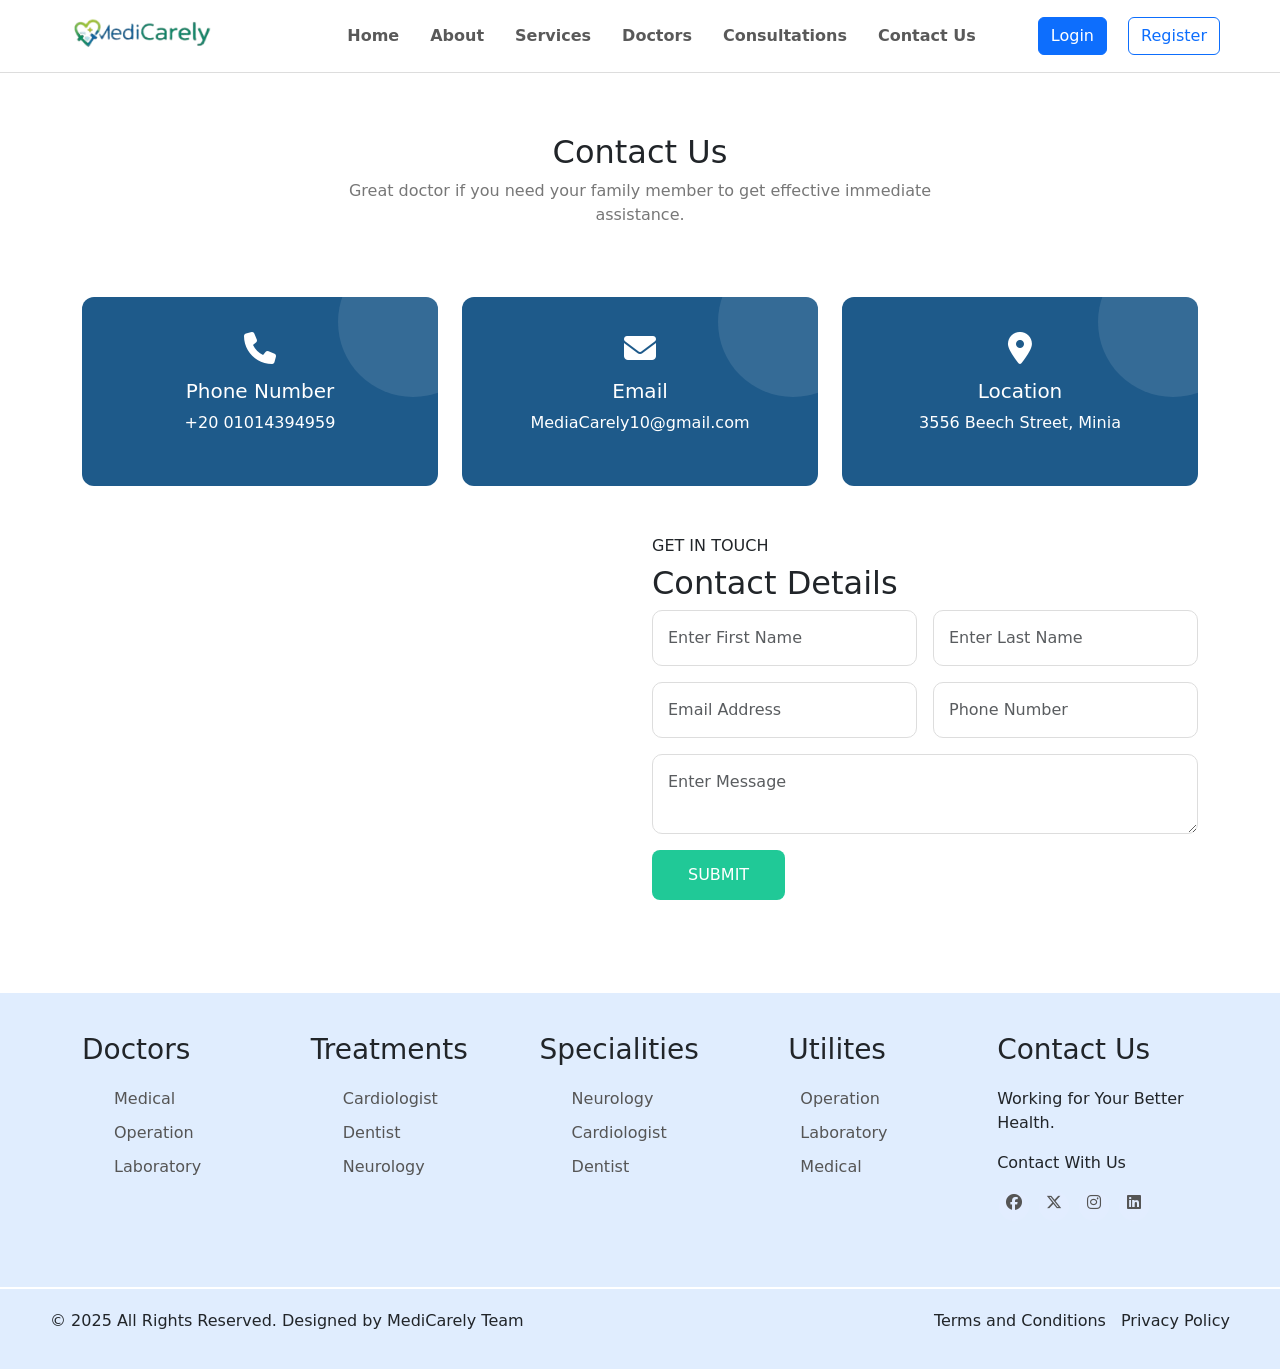
<file: index.html>
<!DOCTYPE html>
<html lang="en">
<head>
<meta charset="UTF-8">
<title>Contact Us</title>

<!-- Bootstrap -->
<link href="https://cdn.jsdelivr.net/npm/bootstrap@5.3.0/dist/css/bootstrap.min.css" rel="stylesheet">

<!-- FontAwesome -->
<link rel="stylesheet" href="https://cdnjs.cloudflare.com/ajax/libs/font-awesome/6.5.0/css/all.min.css">

<!-- Font -->
<link href="https://fonts.googleapis.com/css2?family=Poppins:wght@300;400;600&display=swap" rel="stylesheet">

<link rel="stylesheet" href="css/Contact.css">
</head>

<body>
 <nav class="navbar navbar-expand-lg position-sticky top-0 navbar-custom">
     <div class="container-fluid">
       <button class="navbar-toggler" type="button" data-bs-toggle="collapse" data-bs-target="#navbarTogglerDemo01" aria-controls="navbarTogglerDemo01" aria-expanded="false" aria-label="Toggle navigation">
         <span class="navbar-toggler-icon"></span>
       </button>
       <a class="navbar-brand right-0 navbar-toggler border-0" href="#"><img src="images/Logo1 Update.png" alt="" width="150px" /></a>
       <div class="collapse navbar-collapse" id="navbarTogglerDemo01">
         <a class="navbar-brand" href="#"><img src="images/Logo1 Update.png" alt="" width="150px" /></a>
         <ul class="navbar-nav me-auto mb-2 mb-lg-0 item">
           <li class="nav-item" id="Home">
             <a class="nav-link" aria-current="page" href="home.php">Home</a>
           </li>
           <li class="nav-item" id="About">
             <a class="nav-link" href="About.html">About</a>
           </li>
           <li class="nav-item" id="Services">
             <a class="nav-link" href="Services.html">Services</a>
           </li>
           <li class="nav-item" id="Doctors">
             <a class="nav-link" href="Doctors.html">Doctors</a>
           </li>
           <li class="nav-item" id="Consultations">
             <a class="nav-link" href="Consultations.html">Consultations</a>
           </li>
           <li class="nav-item" id="ContactUs">
             <a class="nav-link" href="index.html">Contact Us</a>
           </li>
         </ul>
           <div class="logout">
             <a href="index.php"><button class="btn btn-primary me-3" type="button">Login</button></a>
             <a href="index.php"><button class="btn btn-outline-primary me-5" type="button">Register</button></a>
           </div>
           <ul class="navbar-nav ms-auto spe profile-icon" id="profileIcon">
             <li class="nav-item dropdown me-5">
               <a class="nav-link dropdown-toggle d-flex align-items-center" href="#" id="userMenu" role="button"
                 data-bs-toggle="dropdown" aria-expanded="false">
                 <i class="fas fa-user-circle fa-lg me-1"></i>
               </a>
               <ul class="dropdown-menu dropdown-menu-end ms-5" aria-labelledby="userMenu">
                 <li><a class="dropdown-item" href="Profile.html">
                     <i class="fas fa-user-circle fa-lg me-1"></i> Account</a>
                 </li>
                 <li><a class="dropdown-item text-danger" href="logout.php">
                     <i class="fa-solid fa-right-from-bracket"></i> Log-out</a>
                 </li>
               </ul>
             </li>
           </ul>
       </div>
     </div>
   </nav>
   
<div class="contact-section-header fade-up">
    <h2 class="contact-section-title">Contact Us</h2>
    <p class="contact-section-description">
        Great doctor if you need your family member to get effective immediate assistance.
    </p>
</div>

<div class="container contact-info-wrapper fade-up">
<div class="row text-center">

<div class="col-md-4">
<div class="contact-info-card">
<i class="fa fa-phone contact-icon"></i>
<h5 class="contact-info-title">Phone Number</h5>
<p class="contact-info-text">+20 01014394959</p>
</div>
</div>

<div class="col-md-4">
<div class="contact-info-card">
<i class="fa fa-envelope contact-icon"></i>
<h5 class="contact-info-title">Email</h5>
<p class="contact-info-text">MediaCarely10@gmail.com</p>
</div>
</div>

<div class="col-md-4">
<div class="contact-info-card">
<i class="fa fa-map-marker-alt contact-icon"></i>
<h5 class="contact-info-title">Location</h5>
<p class="contact-info-text">3556 Beech Street, Minia</p>
</div>
</div>

</div>
</div>

<div class="container contact-main-section fade-up">
<div class="row g-4">
<div class="col-md-6 contact-map-container">
<iframe class="contact-map-frame"
src="https://maps.google.com/maps?q=paris&t=&z=13&ie=UTF8&iwloc=&output=embed"></iframe>
</div>

<div class="col-md-6 contact-form-container">
<h6 class="contact-form-subtitle">GET IN TOUCH</h6>
<h2 class="contact-form-title">Contact Details</h2>

<div class="row g-3">

<div class="col-md-6">
<input type="text" class="form-control contact-form-input" placeholder="Enter First Name">
</div>

<div class="col-md-6">
<input type="text" class="form-control contact-form-input" placeholder="Enter Last Name">
</div>

<div class="col-md-6">
<input type="email" class="form-control contact-form-input" placeholder="Email Address">
</div>

<div class="col-md-6">
<input type="text" class="form-control contact-form-input" placeholder="Phone Number">
</div>

<div class="col-12">
<textarea class="form-control contact-form-textarea" placeholder="Enter Message"></textarea>
</div>

<div class="col-12">
<button class="btn contact-submit-button">SUBMIT</button>
</div>

</div>
</div>
</div>
</div>
 <div class="footer">
     <div class="container">
       <div class="footer-content">
         <div class="footer-box">
           <h3>Doctors</h3>
           <ul>
             <li><a href="#">Medical</a></li>
             <li><a href="#">Operation</a></li>
             <li><a href="#">Laboratory</a></li>
           </ul>
         </div>
         <div class="footer-box">
           <h3>Treatments</h3>
           <ul>
             <li><a href="#">Cardiologist</a></li>
             <li><a href="#">Dentist</a></li>
             <li><a href="#">Neurology</a></li>
           </ul>
         </div>
         <div class="footer-box">
           <h3>Specialities</h3>
           <ul>
             <li><a href="#">Neurology</a></li>
             <li><a href="#">Cardiologist</a></li>
             <li><a href="#">Dentist</a></li>
           </ul>
         </div>
         <div class="footer-box">
           <h3 class="me">Utilites</h3>
           <ul>
             <li><a href="#">Operation</a></li>
             <li><a href="#">Laboratory</a></li>
             <li><a href="#">Medical</a></li>
           </ul>
         </div>
         <div class="footer-box">
           <h3>Contact Us</h3>
           <p>Working for Your Better Health.</p>
           <p>Contact With Us</p>
           <ul class="social">
             <li>
               <a href="#"><i class="fa-brands fa-facebook"></i></a>
             </li>
             <li>
               <a href="#"><i class="fa-brands fa-x-twitter"></i></a>
             </li>
             <li>
               <a href="#"><i class="fa-brands fa-instagram"></i></a>
             </li>
             <li>
               <a href="#"><i class="fa-brands fa-linkedin"></i></a>
             </li>
           </ul>
         </div>
       </div>
     </div>
   </div>
   <div class="copyright">
     <p>© 2025 All Rights Reserved. Designed by MediCarely Team</p>
     <div class="terms">
       <p>Terms and Conditions</p>
       <p>Privacy Policy</p>
     </div>
   </div>
<script src="java/Contact.js"></script>
<script src="https://cdn.jsdelivr.net/npm/bootstrap@5.3.7/dist/js/bootstrap.bundle.min.js" integrity="sha384-ndDqU0Gzau9qJ1lfW4pNLlhNTkCfHzAVBReH9diLvGRem5+R9g2FzA8ZGN954O5Q" crossorigin="anonymous"></script>
</body>
</html>
</file>
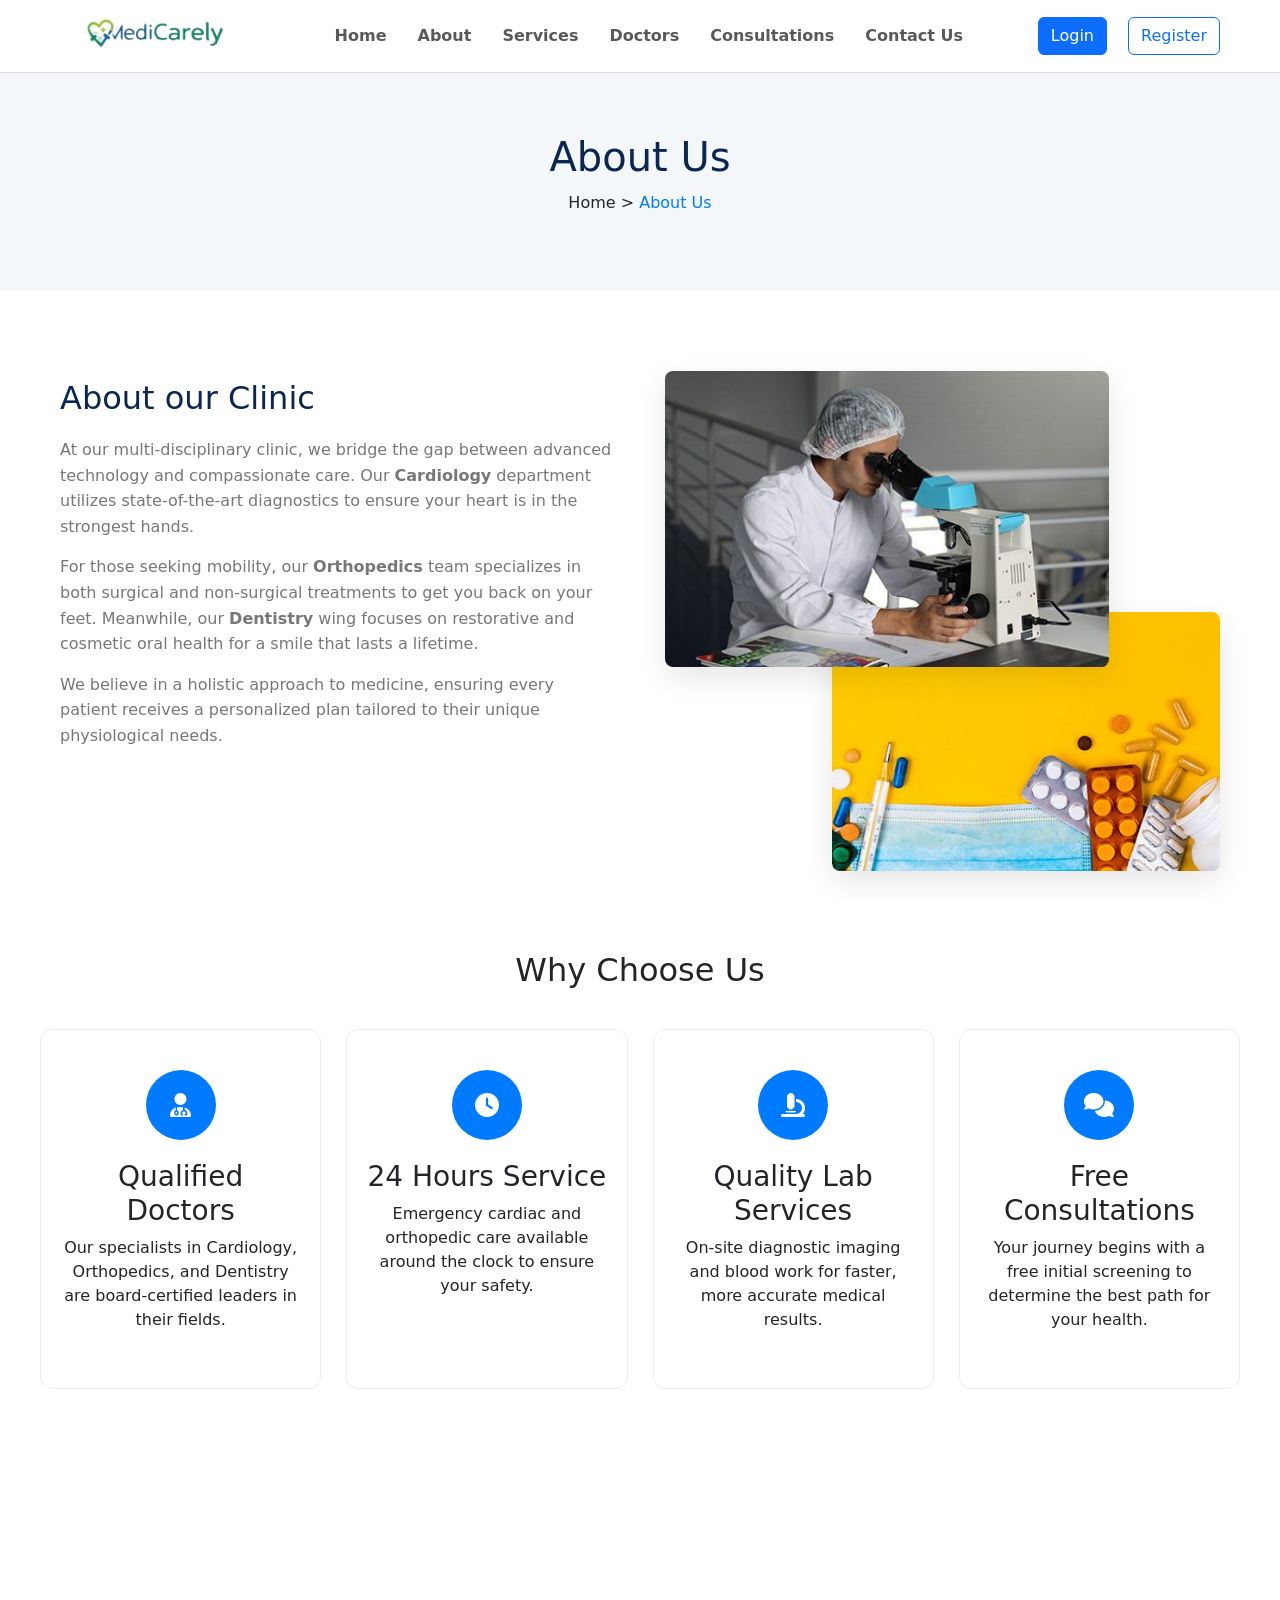
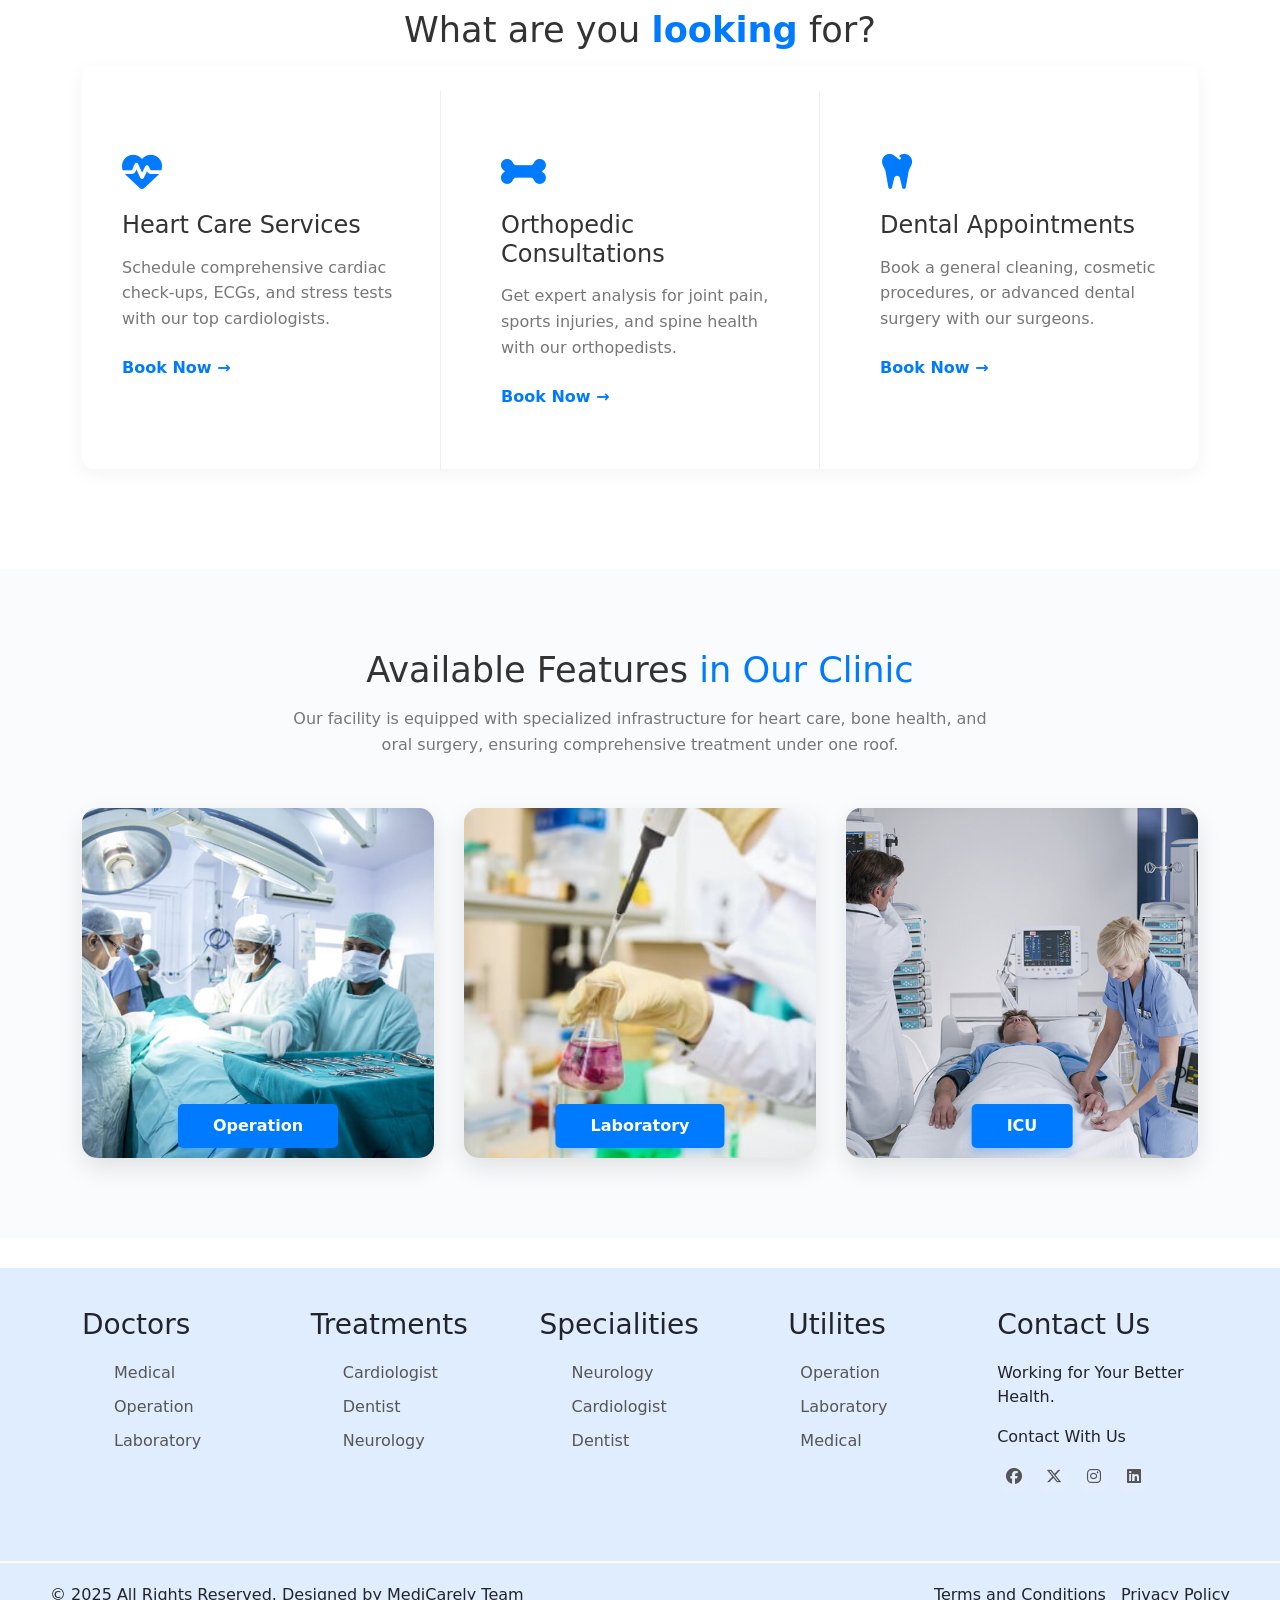
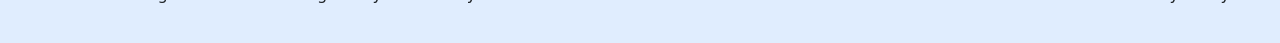
<file: About.html>
<!DOCTYPE html>
<html lang="en">
<head>
    <meta charset="UTF-8">
    <meta name="viewport" content="width=device-width, initial-scale=1.0">
    <title>Medical Clinic Page</title>
    <link rel="stylesheet" href="css/About.css">
    <!-- Bootstrap -->
    <link href="https://cdn.jsdelivr.net/npm/bootstrap@5.3.0/dist/css/bootstrap.min.css" rel="stylesheet">
    <!-- FontAwesome -->
    <link rel="stylesheet" href="https://cdnjs.cloudflare.com/ajax/libs/font-awesome/6.5.0/css/all.min.css">
    <!-- Font -->
    <link href="https://fonts.googleapis.com/css2?family=Poppins:wght@300;400;600&display=swap" rel="stylesheet">
</head>
<body>
    <nav class="navbar navbar-expand-lg position-sticky top-0 navbar-custom">
     <div class="container-fluid">
       <button class="navbar-toggler" type="button" data-bs-toggle="collapse" data-bs-target="#navbarTogglerDemo01" aria-controls="navbarTogglerDemo01" aria-expanded="false" aria-label="Toggle navigation">
         <span class="navbar-toggler-icon"></span>
       </button>
       <a class="navbar-brand right-0 navbar-toggler border-0" href="#"><img src="images/Logo1 Update.png" alt="" width="150px" /></a>
       <div class="collapse navbar-collapse" id="navbarTogglerDemo01">
         <a class="navbar-brand" href="#"><img src="images/Logo1 Update.png" alt="" width="150px" /></a>
         <ul class="navbar-nav me-auto mb-2 mb-lg-0 item">
           <li class="nav-item" id="Home">
             <a class="nav-link" aria-current="page" href="home.php">Home</a>
           </li>
           <li class="nav-item" id="About">
             <a class="nav-link" href="About.html">About</a>
           </li>
           <li class="nav-item" id="Services">
             <a class="nav-link" href="Services.html">Services</a>
           </li>
           <li class="nav-item" id="Doctors">
             <a class="nav-link" href="Doctors.html">Doctors</a>
           </li>
           <li class="nav-item" id="Consultations">
             <a class="nav-link" href="Consultations.html">Consultations</a>
           </li>
           <li class="nav-item" id="ContactUs">
             <a class="nav-link" href="index.html">Contact Us</a>
           </li>
         </ul>
           <div class="logout">
             <a href="index.php"><button class="btn btn-primary me-3" type="button">Login</button></a>
             <a href="index.php"><button class="btn btn-outline-primary me-5" type="button">Register</button></a>
           </div>
           <ul class="navbar-nav ms-auto spe profile-icon" id="profileIcon">
             <li class="nav-item dropdown me-5">
               <a class="nav-link dropdown-toggle d-flex align-items-center" href="#" id="userMenu" role="button"
                 data-bs-toggle="dropdown" aria-expanded="false">
                 <i class="fas fa-user-circle fa-lg me-1"></i>
               </a>
               <ul class="dropdown-menu dropdown-menu-end ms-5" aria-labelledby="userMenu">
                 <li><a class="dropdown-item" href="Profile.html">
                     <i class="fas fa-user-circle fa-lg me-1"></i> Account</a>
                 </li>
                 <li><a class="dropdown-item text-danger" href="logout.php">
                     <i class="fa-solid fa-right-from-bracket"></i> Log-out</a>
                 </li>
               </ul>
             </li>
           </ul>
       </div>
     </div>
   </nav>
    <section class="header-banner">
        <h1>About Us</h1>
        <p>Home > <span>About Us</span></p>
    </section>

    <section class="about-container">
        <div class="about-text">
            <h2>About our Clinic</h2>
            <p>At our multi-disciplinary clinic, we bridge the gap between advanced technology and compassionate care. Our <b>Cardiology</b> department utilizes state-of-the-art diagnostics to ensure your heart is in the strongest hands.</p>
            <p>For those seeking mobility, our <b>Orthopedics</b> team specializes in both surgical and non-surgical treatments to get you back on your feet. Meanwhile, our <b>Dentistry</b> wing focuses on restorative and cosmetic oral health for a smile that lasts a lifetime.</p>
            <p>We believe in a holistic approach to medicine, ensuring every patient receives a personalized plan tailored to their unique physiological needs.</p>
        </div>
        <div class="about-images">
            <div class="img-box top-img">
                <img src="images/lab-image-1.jpg" alt="">
            </div>
            <div class="img-box bottom-img">
                <img src="images/pharmacylab.jpg" alt="">
            </div>
        </div>
    </section>

    <section class="why-choose-us">
        <h2>Why Choose Us</h2>
        <div class="card-grid">
            <div class="feature-card">
                <div class="icon-circle"><i class="fas fa-user-md"></i></div>
                <h3>Qualified Doctors</h3>
                <p>Our specialists in Cardiology, Orthopedics, and Dentistry are board-certified leaders in their fields.</p>
            </div>
            <div class="feature-card">
                <div class="icon-circle"><i class="fas fa-clock"></i></div>
                <h3>24 Hours Service</h3>
                <p>Emergency cardiac and orthopedic care available around the clock to ensure your safety.</p>
            </div>
            <div class="feature-card">
                <div class="icon-circle"><i class="fas fa-microscope"></i></div>
                <h3>Quality Lab Services</h3>
                <p>On-site diagnostic imaging and blood work for faster, more accurate medical results.</p>
            </div>
            <div class="feature-card">
                <div class="icon-circle"><i class="fas fa-comments"></i></div>
                <h3>Free Consultations</h3>
                <p>Your journey begins with a free initial screening to determine the best path for your health.</p>
            </div>
        </div>
    </section>

 <section class="looking-for-section">
    <div class="container">
        <div class="section-header">
            <h2>What are you <span class="blue-text">looking</span> for?</h2>
        </div>

        <div class="services-wrapper">
            <div class="service-card active-on-hover">
                <div class="service-content">
                    <i class="fas fa-heartbeat service-icon"></i>
                    <h3>Heart Care Services</h3>
                    <p>Schedule comprehensive cardiac check-ups, ECGs, and stress tests with our top cardiologists.</p>
                    <a href="#" class="book-now">Book Now <span>&rarr;</span></a>
                </div>
            </div>

            <div class="service-card">
                <div class="service-content">
                    <i class="fas fa-bone service-icon"></i>
                    <h3>Orthopedic Consultations</h3>
                    <p>Get expert analysis for joint pain, sports injuries, and spine health with our orthopedists.</p>
                    <a href="#" class="book-now">Book Now <span>&rarr;</span></a>
                </div>
            </div>

            <div class="service-card">
                <div class="service-content">
                    <i class="fas fa-tooth service-icon"></i>
                    <h3>Dental Appointments</h3>
                    <p>Book a general cleaning, cosmetic procedures, or advanced dental surgery with our surgeons.</p>
                    <a href="#" class="book-now">Book Now <span>&rarr;</span></a>
                </div>
            </div>
        </div>
    </div>
</section>
<section class="features-section">
    <div class="container">
        <div class="section-header">
            <h2>Available Features <span>in Our Clinic</span></h2>
            <p>Our facility is equipped with specialized infrastructure for heart care, bone health, and oral surgery, ensuring comprehensive treatment under one roof.</p>
        </div>

        <div class="features-grid">
            <div class="feature-item">
                <div class="feature-img">
                    <img src="images/operation.jpg" alt="">
                    <div class="feature-label">Operation</div>
                </div>
            </div>

            <div class="feature-item">
                <div class="feature-img">
                    <img src="images/laboratory.jpg" alt="">
                    <div class="feature-label">Laboratory</div>
                </div>
            </div>

            <div class="feature-item">
                <div class="feature-img">
                    <img src="images/ICU.jpg" alt="">
                    <div class="feature-label">ICU</div>
                </div>
            </div>
        </div>
    </div>
</section>
     <div class="footer">
     <div class="container">
       <div class="footer-content">
         <div class="footer-box">
           <h3>Doctors</h3>
           <ul>
             <li><a href="#">Medical</a></li>
             <li><a href="#">Operation</a></li>
             <li><a href="#">Laboratory</a></li>
           </ul>
         </div>
         <div class="footer-box">
           <h3>Treatments</h3>
           <ul>
             <li><a href="#">Cardiologist</a></li>
             <li><a href="#">Dentist</a></li>
             <li><a href="#">Neurology</a></li>
           </ul>
         </div>
         <div class="footer-box">
           <h3>Specialities</h3>
           <ul>
             <li><a href="#">Neurology</a></li>
             <li><a href="#">Cardiologist</a></li>
             <li><a href="#">Dentist</a></li>
           </ul>
         </div>
         <div class="footer-box">
           <h3 class="me">Utilites</h3>
           <ul>
             <li><a href="#">Operation</a></li>
             <li><a href="#">Laboratory</a></li>
             <li><a href="#">Medical</a></li>
           </ul>
         </div>
         <div class="footer-box">
           <h3>Contact Us</h3>
           <p>Working for Your Better Health.</p>
           <p>Contact With Us</p>
           <ul class="social">
             <li>
               <a href="#"><i class="fa-brands fa-facebook"></i></a>
             </li>
             <li>
               <a href="#"><i class="fa-brands fa-x-twitter"></i></a>
             </li>
             <li>
               <a href="#"><i class="fa-brands fa-instagram"></i></a>
             </li>
             <li>
               <a href="#"><i class="fa-brands fa-linkedin"></i></a>
             </li>
           </ul>
         </div>
       </div>
     </div>
   </div>
   <div class="copyright">
     <p>© 2025 All Rights Reserved. Designed by MediCarely Team</p>
     <div class="terms">
       <p>Terms and Conditions</p>
       <p>Privacy Policy</p>
     </div>
   </div>
    <script src="java/About.js"></script>
    <script src="https://cdn.jsdelivr.net/npm/bootstrap@5.3.7/dist/js/bootstrap.bundle.min.js" integrity="sha384-ndDqU0Gzau9qJ1lfW4pNLlhNTkCfHzAVBReH9diLvGRem5+R9g2FzA8ZGN954O5Q" crossorigin="anonymous"></script>
</body>
</html>
</file>
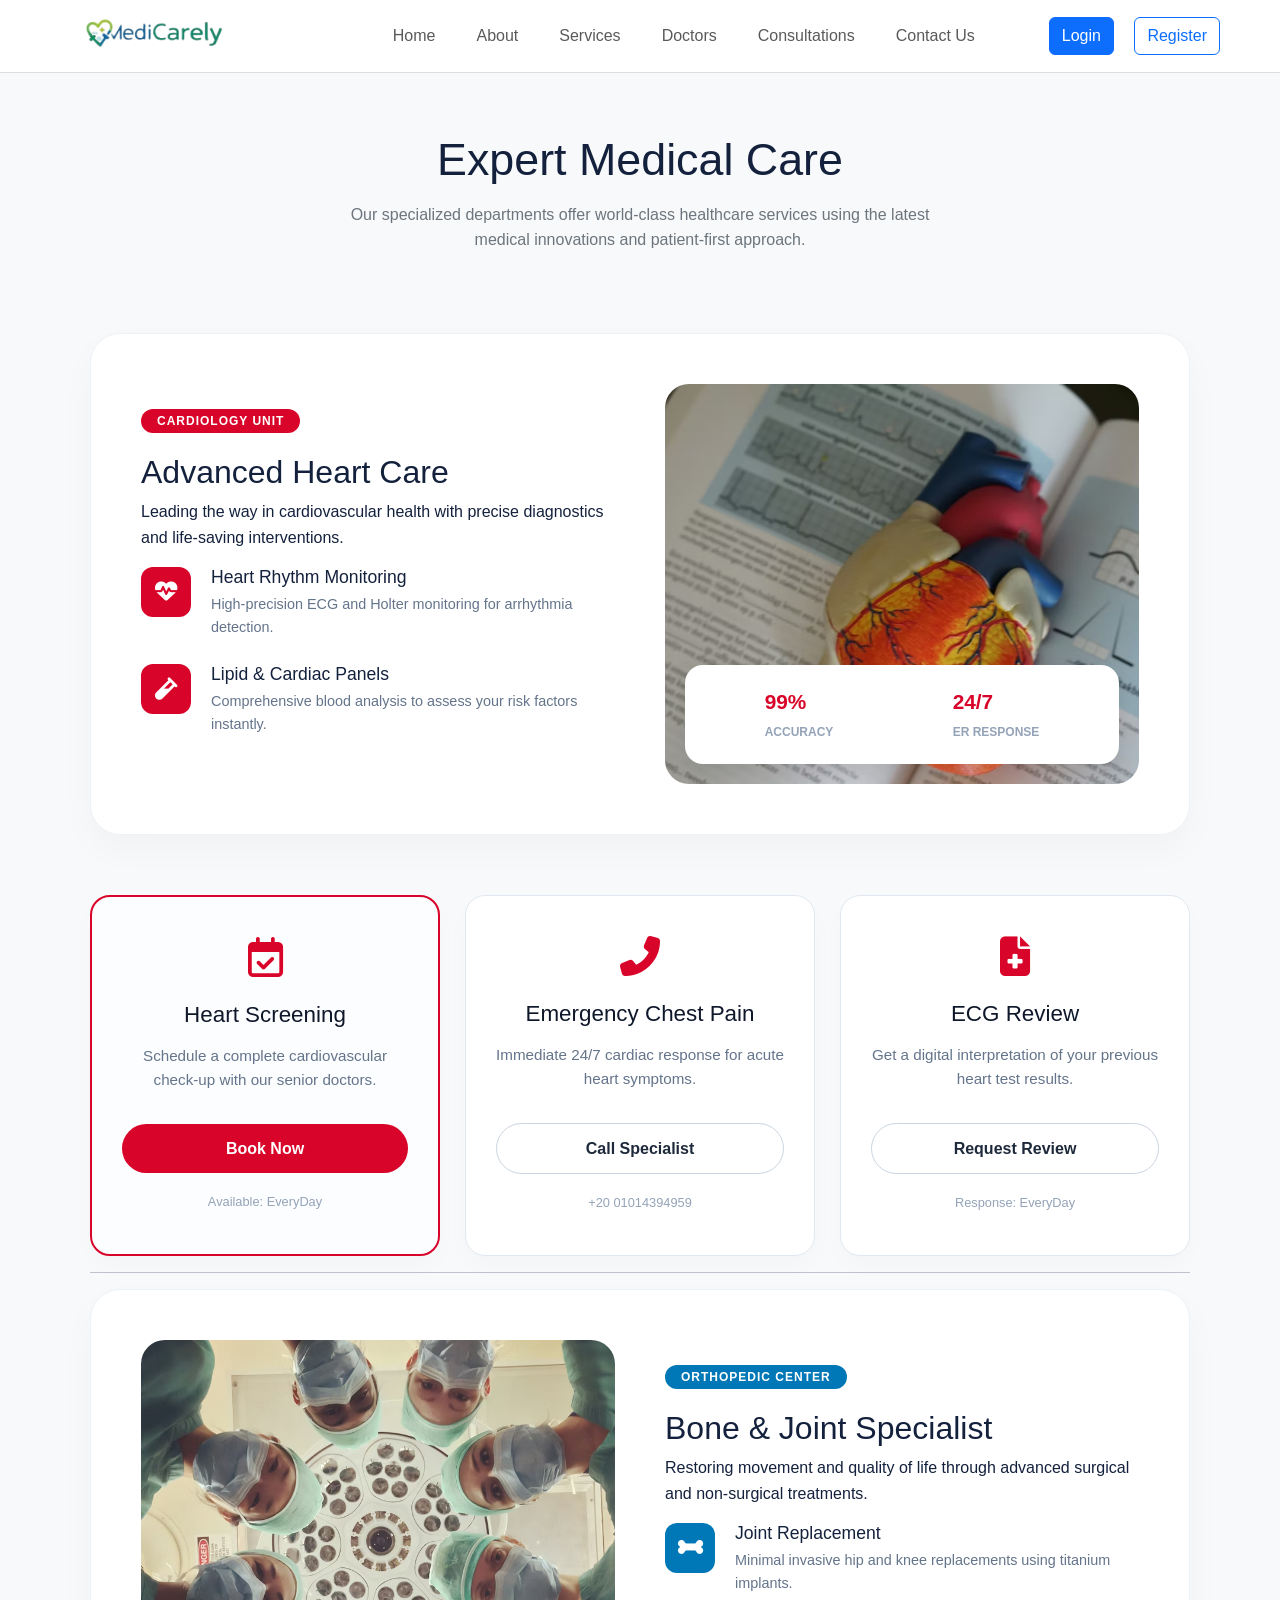
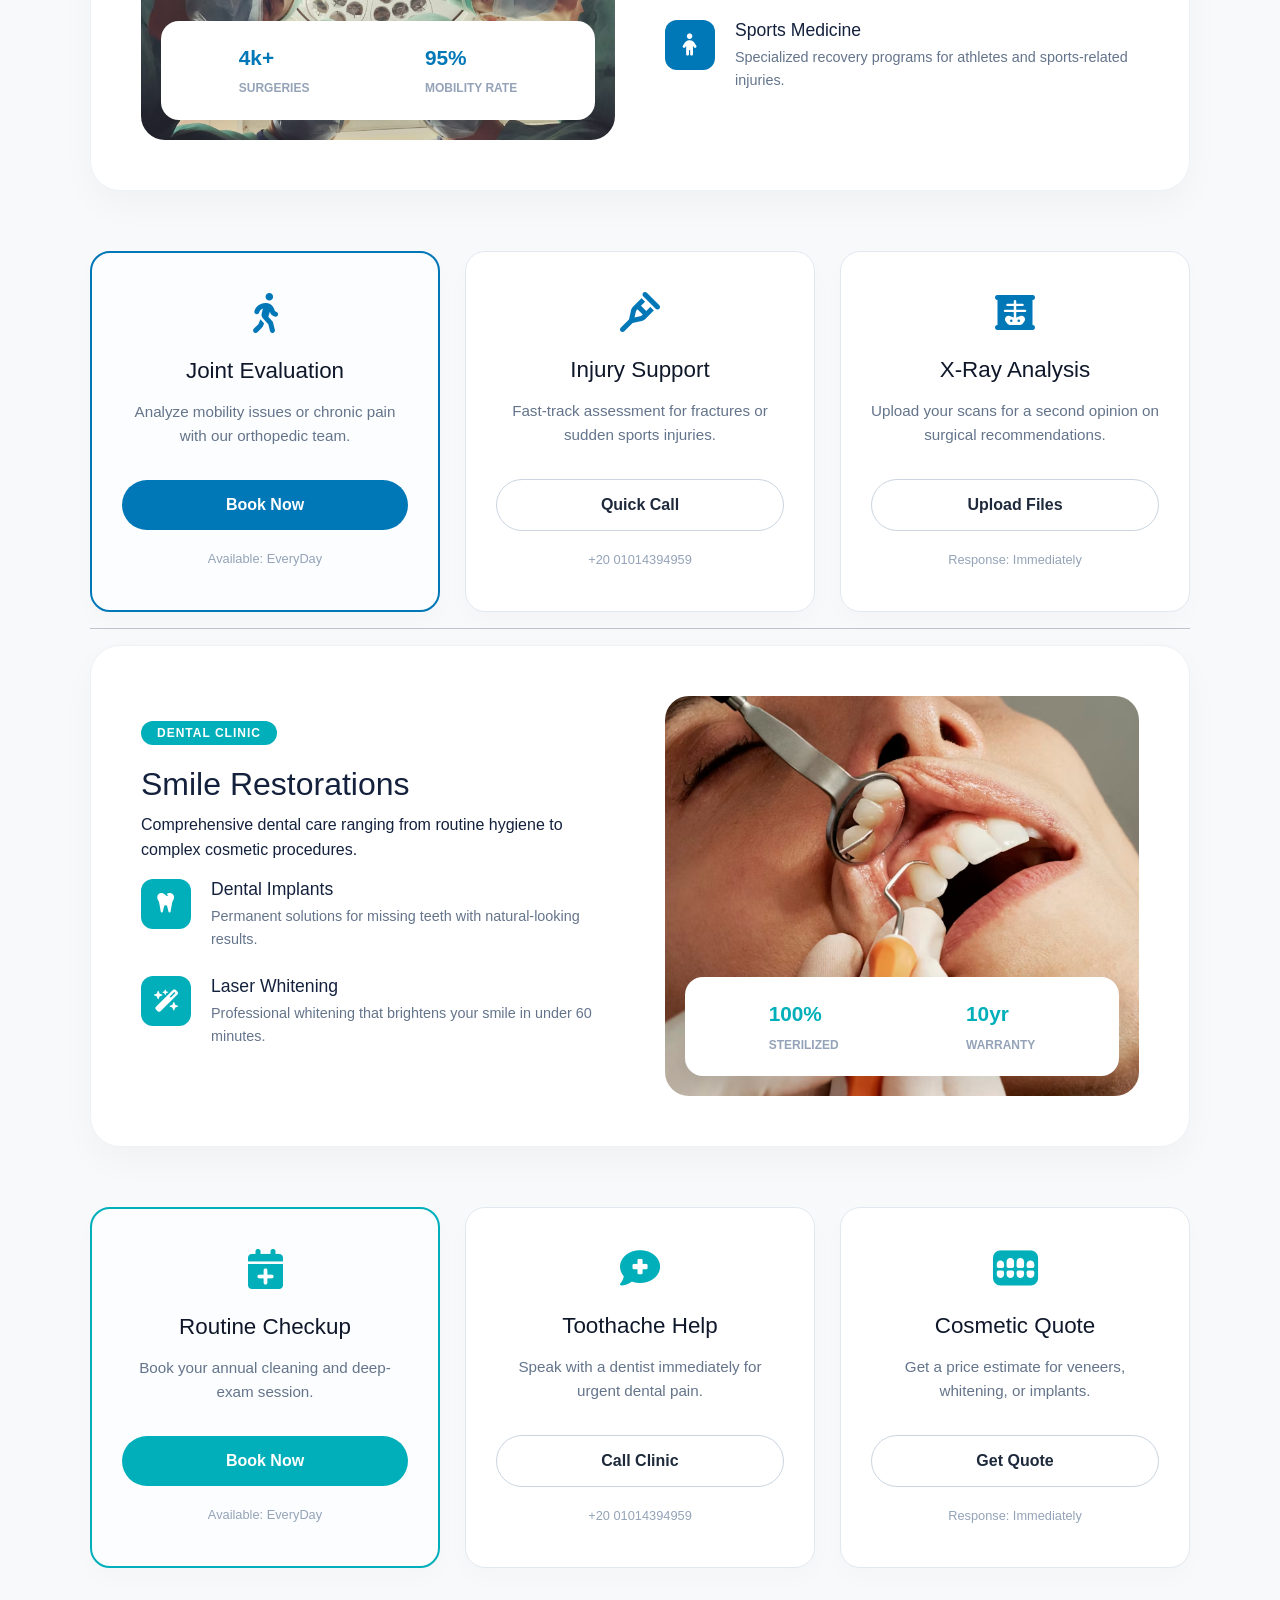
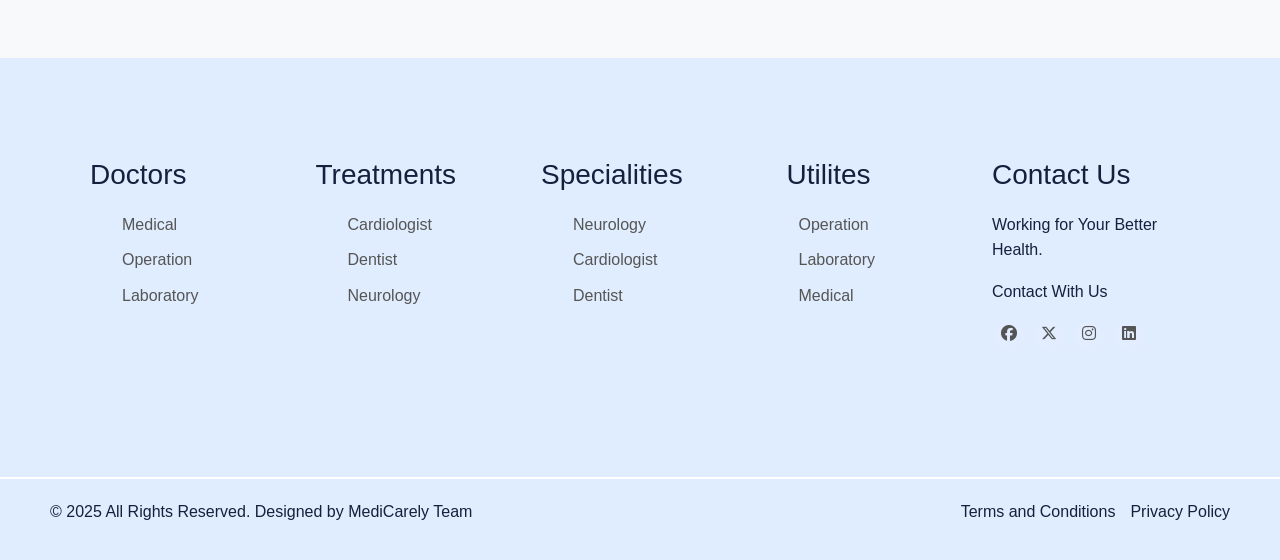
<file: Services.html>
<!DOCTYPE html>
<html lang="en">
<head>
    <meta charset="UTF-8">
    <meta name="viewport" content="width=device-width, initial-scale=1.0">
    <title>Specialized Medical Services</title>
    <link href="https://cdn.jsdelivr.net/npm/bootstrap@5.3.0/dist/css/bootstrap.min.css" rel="stylesheet">
    <link rel="stylesheet" href="https://cdnjs.cloudflare.com/ajax/libs/font-awesome/6.5.0/css/all.min.css">
    <link href="https://fonts.googleapis.com/css2?family=Poppins:wght@300;400;600&display=swap" rel="stylesheet">
    <link rel="stylesheet" href="css/Services.css">
</head>
<body>
      <nav class="navbar navbar-expand-lg position-sticky top-0 navbar-custom">
     <div class="container-fluid">
       <button class="navbar-toggler" type="button" data-bs-toggle="collapse" data-bs-target="#navbarTogglerDemo01" aria-controls="navbarTogglerDemo01" aria-expanded="false" aria-label="Toggle navigation">
         <span class="navbar-toggler-icon"></span>
       </button>
       <a class="navbar-brand right-0 navbar-toggler border-0" href="#"><img src="images/Logo1 Update.png" alt="" width="150px" /></a>
       <div class="collapse navbar-collapse" id="navbarTogglerDemo01">
         <a class="navbar-brand" href="#"><img src="images/Logo1 Update.png" alt="" width="150px" /></a>
         <ul class="navbar-nav me-auto mb-2 mb-lg-0 item">
           <li class="nav-item" id="Home">
             <a class="nav-link" aria-current="page" href="home.php">Home</a>
           </li>
           <li class="nav-item" id="About">
             <a class="nav-link" href="About.html">About</a>
           </li>
           <li class="nav-item" id="Services">
             <a class="nav-link" href="Services.html">Services</a>
           </li>
           <li class="nav-item" id="Doctors">
             <a class="nav-link" href="Doctors.html">Doctors</a>
           </li>
           <li class="nav-item" id="Consultations">
             <a class="nav-link" href="Consultations.html">Consultations</a>
           </li>
           <li class="nav-item" id="ContactUs">
             <a class="nav-link" href="index.html">Contact Us</a>
           </li>
         </ul>
           <div class="logout">
             <a href="index.php"><button class="btn btn-primary me-3" type="button">Login</button></a>
             <a href="index.php"><button class="btn btn-outline-primary me-5" type="button">Register</button></a>
           </div>
           <ul class="navbar-nav ms-auto spe profile-icon" id="profileIcon">
             <li class="nav-item dropdown me-5">
               <a class="nav-link dropdown-toggle d-flex align-items-center" href="#" id="userMenu" role="button"
                 data-bs-toggle="dropdown" aria-expanded="false">
                 <i class="fas fa-user-circle fa-lg me-1"></i>
               </a>
               <ul class="dropdown-menu dropdown-menu-end ms-5" aria-labelledby="userMenu">
                 <li><a class="dropdown-item" href="Profile.html">
                     <i class="fas fa-user-circle fa-lg me-1"></i> Account</a>
                 </li>
                 <li><a class="dropdown-item text-danger" href="logout.php">
                     <i class="fa-solid fa-right-from-bracket"></i> Log-out</a>
                 </li>
               </ul>
             </li>
           </ul>
       </div>
     </div>
   </nav>
    <div class="container">
        <header class="main-header">
            <h1>Expert Medical Care</h1>
            <p>Our specialized departments offer world-class healthcare services using the latest medical innovations and patient-first approach.</p>
        </header>

        <div class="department-group cardio-actions">
            <section class="medical-section cardiology">
                <div class="info-side">
                    <span class="badge">CARDIOLOGY UNIT</span>
                    <h2>Advanced Heart Care</h2>
                    <p>Leading the way in cardiovascular health with precise diagnostics and life-saving interventions.</p>
                    
                    <div class="feature-item">
                        <div class="icon-box"><i class="fas fa-heart-pulse"></i></div>
                        <div class="feature-text">
                            <h3>Heart Rhythm Monitoring</h3>
                            <p>High-precision ECG and Holter monitoring for arrhythmia detection.</p>
                        </div>
                    </div>
                    <div class="feature-item">
                        <div class="icon-box"><i class="fas fa-vial"></i></div>
                        <div class="feature-text">
                            <h3>Lipid & Cardiac Panels</h3>
                            <p>Comprehensive blood analysis to assess your risk factors instantly.</p>
                        </div>
                    </div>
                </div>
                <div class="image-wrapper">
                    <img src="images/Heart Photo.avif" alt="Heart Scan">
                    <div class="stats-float">
                        <div class="stat-box"><b>99%</b><span>Accuracy</span></div>
                        <div class="stat-box"><b>24/7</b><span>ER Response</span></div>
                    </div>
                </div>
            </section>

            <div class="action-container">
                <div class="cta-card active">
                    <i class="far fa-calendar-check cta-icon"></i>
                    <h3>Heart Screening</h3>
                    <p>Schedule a complete cardiovascular check-up with our senior doctors.</p>
                    <a href="Consultations.html" class="cta-btn solid">Book Now</a>
                    <span class="meta-text">Available: EveryDay</span>
                </div>
                <div class="cta-card">
                    <i class="fas fa-phone-alt cta-icon"></i>
                    <h3>Emergency Chest Pain</h3>
                    <p>Immediate 24/7 cardiac response for acute heart symptoms.</p>
                    <a href="#" class="cta-btn outline">Call Specialist</a>
                    <span class="meta-text">+20 01014394959</span>
                </div>
                <div class="cta-card">
                    <i class="fas fa-file-medical cta-icon"></i>
                    <h3>ECG Review</h3>
                    <p>Get a digital interpretation of your previous heart test results.</p>
                    <a href="#" class="cta-btn outline">Request Review</a>
                    <span class="meta-text">Response: EveryDay</span>
                </div>
            </div>
        </div>

        <hr class="section-divider">

        <div class="department-group ortho-actions">
            <section class="medical-section orthopedic">
                <div class="image-wrapper">
                    <img src="images/Doctors Photo serv1.avif" alt="Orthopedic Care">
                    <div class="stats-float">
                        <div class="stat-box"><b>4k+</b><span>Surgeries</span></div>
                        <div class="stat-box"><b>95%</b><span>Mobility Rate</span></div>
                    </div>
                </div>
                <div class="info-side">
                    <span class="badge">ORTHOPEDIC CENTER</span>
                    <h2>Bone & Joint Specialist</h2>
                    <p>Restoring movement and quality of life through advanced surgical and non-surgical treatments.</p>
                    
                    <div class="feature-item">
                        <div class="icon-box"><i class="fas fa-bone"></i></div>
                        <div class="feature-text">
                            <h3>Joint Replacement</h3>
                            <p>Minimal invasive hip and knee replacements using titanium implants.</p>
                        </div>
                    </div>
                    <div class="feature-item">
                        <div class="icon-box"><i class="fas fa-child"></i></div>
                        <div class="feature-text">
                            <h3>Sports Medicine</h3>
                            <p>Specialized recovery programs for athletes and sports-related injuries.</p>
                        </div>
                    </div>
                </div>
            </section>

            <div class="action-container">
                <div class="cta-card active">
                    <i class="fas fa-walking cta-icon"></i>
                    <h3>Joint Evaluation</h3>
                    <p>Analyze mobility issues or chronic pain with our orthopedic team.</p>
                    <a href="Consultations.html" class="cta-btn solid">Book Now</a>
                    <span class="meta-text">Available: EveryDay</span>
                </div>
                <div class="cta-card">
                    <i class="fas fa-crutch cta-icon"></i>
                    <h3>Injury Support</h3>
                    <p>Fast-track assessment for fractures or sudden sports injuries.</p>
                    <a href="#" class="cta-btn outline">Quick Call</a>
                    <span class="meta-text">+20 01014394959</span>
                </div>
                <div class="cta-card">
                    <i class="fas fa-x-ray cta-icon"></i>
                    <h3>X-Ray Analysis</h3>
                    <p>Upload your scans for a second opinion on surgical recommendations.</p>
                    <a href="#" class="cta-btn outline">Upload Files</a>
                    <span class="meta-text">Response: Immediately</span>
                </div>
            </div>
        </div>

        <hr class="section-divider">

        <div class="department-group dental-actions">
            <section class="medical-section dental">
                <div class="info-side">
                    <span class="badge">DENTAL CLINIC</span>
                    <h2>Smile Restorations</h2>
                    <p>Comprehensive dental care ranging from routine hygiene to complex cosmetic procedures.</p>
                    
                    <div class="feature-item">
                        <div class="icon-box"><i class="fas fa-tooth"></i></div>
                        <div class="feature-text">
                            <h3>Dental Implants</h3>
                            <p>Permanent solutions for missing teeth with natural-looking results.</p>
                        </div>
                    </div>
                    <div class="feature-item">
                        <div class="icon-box"><i class="fas fa-wand-magic-sparkles"></i></div>
                        <div class="feature-text">
                            <h3>Laser Whitening</h3>
                            <p>Professional whitening that brightens your smile in under 60 minutes.</p>
                        </div>
                    </div>
                </div>
                <div class="image-wrapper">
                    <img src="images/Dentist Photo Serv3.avif" alt="Dental Clinic">
                    <div class="stats-float">
                        <div class="stat-box"><b>100%</b><span>Sterilized</span></div>
                        <div class="stat-box"><b>10yr</b><span>Warranty</span></div>
                    </div>
                </div>
            </section>

            <div class="action-container">
                <div class="cta-card active">
                    <i class="fas fa-calendar-plus cta-icon"></i>
                    <h3>Routine Checkup</h3>
                    <p>Book your annual cleaning and deep-exam session.</p>
                    <a href="Consultations.html" class="cta-btn solid">Book Now</a>
                    <span class="meta-text">Available: EveryDay</span>
                </div>
                <div class="cta-card">
                    <i class="fas fa-comment-medical cta-icon"></i>
                    <h3>Toothache Help</h3>
                    <p>Speak with a dentist immediately for urgent dental pain.</p>
                    <a href="#" class="cta-btn outline">Call Clinic</a>
                    <span class="meta-text">+20 01014394959</span>
                </div>
                <div class="cta-card">
                    <i class="fas fa-teeth cta-icon"></i>
                    <h3>Cosmetic Quote</h3>
                    <p>Get a price estimate for veneers, whitening, or implants.</p>
                    <a href="#" class="cta-btn outline">Get Quote</a>
                    <span class="meta-text">Response: Immediately</span>
                </div>
            </div>
        </div>
    </div>
  <div class="footer">
     <div class="container">
       <div class="footer-content">
         <div class="footer-box">
           <h3>Doctors</h3>
           <ul>
             <li><a href="#">Medical</a></li>
             <li><a href="#">Operation</a></li>
             <li><a href="#">Laboratory</a></li>
           </ul>
         </div>
         <div class="footer-box">
           <h3>Treatments</h3>
           <ul>
             <li><a href="#">Cardiologist</a></li>
             <li><a href="#">Dentist</a></li>
             <li><a href="#">Neurology</a></li>
           </ul>
         </div>
         <div class="footer-box">
           <h3>Specialities</h3>
           <ul>
             <li><a href="#">Neurology</a></li>
             <li><a href="#">Cardiologist</a></li>
             <li><a href="#">Dentist</a></li>
           </ul>
         </div>
         <div class="footer-box">
           <h3 class="me">Utilites</h3>
           <ul>
             <li><a href="#">Operation</a></li>
             <li><a href="#">Laboratory</a></li>
             <li><a href="#">Medical</a></li>
           </ul>
         </div>
         <div class="footer-box">
           <h3>Contact Us</h3>
           <p>Working for Your Better Health.</p>
           <p>Contact With Us</p>
           <ul class="social">
             <li>
               <a href="#"><i class="fa-brands fa-facebook"></i></a>
             </li>
             <li>
               <a href="#"><i class="fa-brands fa-x-twitter"></i></a>
             </li>
             <li>
               <a href="#"><i class="fa-brands fa-instagram"></i></a>
             </li>
             <li>
               <a href="#"><i class="fa-brands fa-linkedin"></i></a>
             </li>
           </ul>
         </div>
       </div>
     </div>
   </div>
   <div class="copyright">
     <p>© 2025 All Rights Reserved. Designed by MediCarely Team</p>
     <div class="terms">
       <p>Terms and Conditions</p>
       <p>Privacy Policy</p>
     </div>
   </div>
    <script src="java/Services.js"></script>
    <script src="https://cdn.jsdelivr.net/npm/bootstrap@5.3.7/dist/js/bootstrap.bundle.min.js" integrity="sha384-ndDqU0Gzau9qJ1lfW4pNLlhNTkCfHzAVBReH9diLvGRem5+R9g2FzA8ZGN954O5Q" crossorigin="anonymous"></script>
</body>
</html>
</file>
<file: css/Contact.css>
.navbar {
  display: flex;
  align-items: center;
  justify-content: space-evenly;
  background-color: white;
  position: fixed;
  z-index: 999;
  border-bottom: 1px solid #ddd;
}
.navbar ul li a {
  display: block;
  width: fit-content;
  text-decoration: none;
  padding: 10px 20px;
  margin-left: 15px;
  font-size: 16px;
  font-weight: 600;
  transition-duration: 0.5s;
}
.dropdown-menu {
  border-radius: 12px;
  border: none;
}
.dropdown-menu .dropdown-item {
  margin-left: 0;
  display: flex;
  align-items: center;
  transition-duration: 0.3s;
  border-radius: 8px;
}
.navbar ul li a:hover {
  color: #0d6efd;
  scale: 1.1;
  border-bottom: 2px solid #0d6efd;
  
}
.navbar ul li a:hover:last-child{
  margin-left: 20px;
  width: fit-content;
}
.profile-icon {
  display: none;
}
@media (max-width: 992px) {
  .login {
    text-align: center;
  }
}
nav .item,
.navbar-brand {
  width: fit-content;
  margin:0 auto;
  text-align: center;
}

.contact-section-header {
    text-align: center;
    margin: 60px 0 20px;
}

.contact-section-description {
    color: #777;
    max-width: 600px;
    margin: auto;
}

.contact-info-card {
    background: #1e5a8a;
    color: white;
    border-radius: 12px;
    padding: 35px;
    position: relative;
    overflow: hidden;
    transition: .4s;
    margin: 50px 0px;
}

.contact-info-card:hover {
    transform: translateY(-10px);
    box-shadow: 0 15px 35px rgba(0,0,0,0.2);
}

.contact-icon {
    font-size: 32px;
    margin-bottom: 15px;
}

.contact-info-card::after {
    content: "";
    position: absolute;
    width: 150px;
    height: 150px;
    background: rgba(255,255,255,0.1);
    border-radius: 50%;
    top: -50px;
    right: -50px;
    transition: .5s;
}

.contact-info-card:hover::after {
    transform: scale(1.3);
}

.contact-map-frame {
    width: 100%;
    height: 420px;
    border-radius: 12px;
}

.contact-form-input,
.contact-form-textarea {
    padding: 15px;
    border-radius: 10px;
    border: 1px solid #ddd;
}

.contact-form-input:focus,
.contact-form-textarea:focus {
    border-color: #20c997;
    box-shadow: 0 0 0 0.1rem rgba(32,201,151,.25);
}

.contact-submit-button {
    background: #20c997;
    color: white;
    padding: 12px 35px;
    border-radius: 8px;
    transition: .3s;
}

.contact-submit-button:hover {
    background: #17b488;
    transform: translateY(-2px);
}
ul{
    list-style: none;
}
.footer {
  padding: 40px 0;
  background-color: #e0edfe;
  border-bottom: 2px solid white;
  margin-top: 30px;
}
.footer .footer-content {
  display: flex;
  justify-content: space-between;
  align-items: flex-start;
  flex-wrap: wrap;
  gap: 20px;
}
.footer-box {
  width: 18%;
}
.footer-box h3 {
  margin-bottom: 20px;
}
.footer-box ul li {
  margin-bottom: 10px;
}
.footer-box ul li a {
  text-decoration: none;
  color: #555;
  transition-duration: 0.3s;
  font-size: 16px;
}
.footer-box ul li:hover {
  scale: 1.02;
}
.footer-box ul li a:hover {
  padding: 5px;
  border-radius: 50%;
  transition-duration: 0.3s;
}
.social {
  margin-left: -30px;
}
.social li {
  width: 30px;
  height: 30px;
  border-radius: 50%;
  background-color: #e2edff;
  text-align: center;
}
.me {
  margin-left: 20px;
}
.footer-box ul.social {
  display: flex;
  justify-content: flex-start;
  align-items: center;
  gap: 10px;
}
.copyright {
  display: flex;
  justify-content: space-between;
  align-items: center;
  padding: 20px 50px;
  background-color: #e0edfe;
}
.copyright .terms {
  display: flex;
  justify-content: center;
  align-items: center;
  gap: 15px;
}
@media (max-width: 768px) {
  .footer-box {
    width: 45%;
    gap: 20px;
  }
  .footer .footer-content {
    justify-content: center;
  }
}
</file>
<file: css/About.css>
:root {
    --primary-blue: #007bff;
    --dark-blue: #0a2753;
    --light-bg: #f4f7f9;
    --text-light: #fefefe;
    --text-dark: #333;
    --text-gray: #777;
    --transition-speed: 0.4s;
    
}
body {
    font-family: 'Segoe UI', Tahoma, Geneva, Verdana, sans-serif;
    margin: 0;
    color: #333;
    background-color: #fff;
    background-color: #fcfdfe; 
}

.navbar {
  display: flex;
  align-items: center;
  justify-content: space-evenly;
  background-color: white;
  position: fixed;
  z-index: 999;
  border-bottom: 1px solid #ddd;
}
.navbar ul li a {
  display: block;
  width: fit-content;
  text-decoration: none;
  padding: 10px 20px;
  margin-left: 15px;
  font-size: 16px;
  font-weight: 600;
  transition-duration: 0.5s;
}
.dropdown-menu {
  border-radius: 12px;
  border: none;
}
.dropdown-menu .dropdown-item {
  margin-left: 0;
  display: flex;
  align-items: center;
  transition-duration: 0.3s;
  border-radius: 8px;
}
.navbar ul li a:hover {
  color: #0d6efd;
  scale: 1.1;
  border-bottom: 2px solid #0d6efd;
  
}
.navbar ul li a:hover:last-child{
  margin-left: 20px;
  width: fit-content;
}
#profileIcon {
  display: none;
}

@media (max-width: 992px) {
  .login {
    text-align: center;
  }
}
nav .item,
.navbar-brand {
  width: fit-content;
  margin:0 auto;
  text-align: center;
}
.container { 
    max-width: 1200px; 
    margin: 0 auto; 
    padding: 0 20px; 
}

.header-banner {
    background-color: var(--light-bg);
    text-align: center;
    padding: 60px 20px;
}

.header-banner h1 { 
    font-size: 2.5rem; 
    color: var(--dark-blue); 
    margin-bottom: 10px; 
}
.header-banner span {
    color: var(--primary-blue); 
}

.about-container {
    display: flex;
    max-width: 1200px;
    margin: 80px auto;
    gap: 50px;
    padding: 0 20px;
    align-items: center;
}

.about-text {
    flex: 1;
}

.about-text h2 {
    font-size: 2rem; 
    color: var(--dark-blue); 
    margin-bottom: 20px; 
}

.about-text p { 
    line-height: 1.6; 
    color: var(--text-gray); 
    margin-bottom: 15px; 
}

.about-images {
    flex: 1;
    position: relative;
    height: 400px;
}

.img-box img {
    width: 100%;
    border-radius: 8px;
    box-shadow: 0 10px 30px rgba(0,0,0,0.1);
}

.top-img {
    width: 80%;
    position: absolute;
    top: 0;
    left: 0;
    z-index: 2; 
}

.bottom-img { 
    width: 70%; 
    position: absolute; 
    bottom: -100px; 
    right: 0; 
    z-index: 1; 
}

@media (max-width: 768px) {
    .about-container {
        flex-direction: column; 
        text-align: center; 
        margin: 40px auto; 
    }
    .about-text {
        padding: 0 20px; 
    }
    .about-images {
        display: none; 
    }
    .about-text h2::after {
        left: 50%;
        transform: translateX(-50%);
    }
}

.why-choose-us {
    background-color: #fff;
    padding: 80px 20px;
    text-align: center;
    margin-top: 100px;
}

.card-grid {
    display: grid;
    grid-template-columns: repeat(auto-fit, minmax(250px, 1fr));
    gap: 25px;
    max-width: 1200px;
    margin: 40px auto;
}

.feature-card {
    padding: 40px 20px;
    border: 1px solid #eee;
    border-radius: 12px;
    transition: 0.3s;
}

.feature-card:hover { 
    transform: translateY(-10px); 
    box-shadow: 0 15px 30px rgba(0,0,0,0.05); 
}

.icon-circle {
    width: 70px;
    height: 70px;
    background: var(--primary-blue);
    color: white;
    border-radius: 50%;
    display: flex;
    align-items: center;
    justify-content: center;
    margin: 0 auto 20px;
    font-size: 1.5rem;
}

.looking-for-section { 
    text-align: center; 
    padding: 100px 0; 
}
.section-header h2 { 
    font-size: 2.2rem; 
    color: var(--text-dark); 
    margin-bottom: 50px; 
}
.section-header h2 .blue-text { 
    color: var(--primary-blue); 
    font-weight: bold; 
}

.services-wrapper {
    display: flex;
    justify-content: space-between;
    gap: 20px;
    background-color: #fff;
    border-radius: 12px;
    box-shadow: 0 5px 20px rgba(0,0,0,0.05);
    overflow: hidden; 
}

.service-card {
    flex: 1;
    padding: 60px 40px;
    text-align: left;
    background-color: #fff;
    border-right: 1px solid #eee;
    position: relative;
    transition: all var(--transition-speed) ease;
    z-index: 1;
    margin-top: 25px;
}
@media (max-width: 767px) {
    .services-wrapper {
        flex-direction: column; 
        gap: 10px; 
    }

    .service-card {
        border-right: none;
        border-bottom: 1px solid #eee;
        padding: 40px 30px;
    }

    .service-card:last-child {
        border-bottom: none;
    }

    .service-card:hover {
        transform: scale(1.02); 
        box-shadow: 0 10px 20px rgba(0,0,0,0.1);
    }
}

@media (max-width: 480px) {
    .section-header h2 {
        font-size: 1.8rem; /* Smaller text for phones */
    }
    .service-card {
        padding: 30px 20px;
    }
}

.service-card:last-child { 
    border-right: none; 
}

.service-icon {
    font-size: 2.5rem;
    color: var(--primary-blue);
    margin-bottom: 20px;
    transition: color var(--transition-speed);
}

.service-card h3 {
    font-size: 1.5rem;
    color: var(--text-dark);
    margin-bottom: 15px;
    transition: color var(--transition-speed);
}

.service-card p {
    color: var(--text-gray);
    line-height: 1.6;
    margin-bottom: 25px;
    transition: color var(--transition-speed);
}

.book-now {
    text-decoration: none;
    color: var(--primary-blue);
    font-weight: bold;
    display: inline-block;
    transition: color var(--transition-speed);
}

.service-card:hover {
    background-color: var(--dark-blue);
    border-color: transparent;
    cursor: pointer;
    box-shadow: 10px 10px 30px rgba(0,0,0,0.15); 
    transform: scale(1.03); 
    z-index: 10;
}

.service-card:hover .service-icon,
.service-card:hover h3,
.service-card:hover p,
.service-card:hover .book-now {
    color: #fff; 
}

.service-card:hover .book-now span {
    transform: translateX(5px);
    display: inline-block;
}

.features-section {
    padding: 80px 20px;
    background-color: #f9fbfc;
    text-align: center;
}

.section-header h2 {
    font-size: 2.2rem;
    color: #333;
    margin-bottom: 15px;
}

.section-header h2 span {
    color: var(--primary-blue);
}

.section-header p {
    color: var(--text-gray);
    max-width: 700px;
    margin: 0 auto 50px;
    line-height: 1.6;
}

.features-grid {
    display: grid;
    grid-template-columns: repeat(auto-fit, minmax(300px, 1fr));
    gap: 30px;
    max-width: 1200px;
    margin: 0 auto;
}

.feature-item {
    position: relative;
    border-radius: 15px;
    overflow: visible; 
}

.feature-img {
    position: relative;
    width: 100%;
    height: 350px;
    border-radius: 15px;
    overflow: hidden;
    box-shadow: 0 10px 25px rgba(0,0,0,0.1);
}

.feature-img img {
    width: 100%;
    height: 100%;
    object-fit: cover;
    transition: transform 0.5s ease;
}

.feature-item:hover img {
    transform: scale(1.1);
}

/* The Blue Label */
.feature-label {
    position: absolute;
    bottom: 10px; /* Pulls the button slightly below the image */
    left: 50%;
    transform: translateX(-50%);
    background-color: var(--primary-blue);
    color: white;
    padding: 10px 35px;
    border-radius: 5px;
    font-weight: 600;
    box-shadow: 0 4px 10px rgba(0, 123, 255, 0.3);
    z-index: 5;
    white-space: nowrap;
}
ul{
    list-style: none;
}
.footer {
  padding: 40px 0;
  background-color: #e0edfe;
  border-bottom: 2px solid white;
  margin-top: 30px;
}
.footer .footer-content {
  display: flex;
  justify-content: space-between;
  align-items: flex-start;
  flex-wrap: wrap;
  gap: 20px;
}
.footer-box {
  width: 18%;
}
.footer-box h3 {
  margin-bottom: 20px;
}
.footer-box ul li {
  margin-bottom: 10px;
}
.footer-box ul li a {
  text-decoration: none;
  color: #555;
  transition-duration: 0.3s;
  font-size: 16px;
}
.footer-box ul li:hover {
  scale: 1.02;
}
.footer-box ul li a:hover {
  padding: 5px;
  border-radius: 50%;
  transition-duration: 0.3s;
}
.social {
  margin-left: -30px;
}
.social li {
  width: 30px;
  height: 30px;
  border-radius: 50%;
  background-color: #e2edff;
  text-align: center;
}
.me {
  margin-left: 20px;
}
.footer-box ul.social {
  display: flex;
  justify-content: flex-start;
  align-items: center;
  gap: 10px;
}
.copyright {
  display: flex;
  justify-content: space-between;
  align-items: center;
  padding: 20px 50px;
  background-color: #e0edfe;
}
.copyright .terms {
  display: flex;
  justify-content: center;
  align-items: center;
  gap: 15px;
}
@media (max-width: 768px) {
  .footer-box {
    width: 45%;
    gap: 20px;
  }
  .footer .footer-content {
    justify-content: center;
  }
}
</file>
<file: css/Services.css>
:root {
            --heart-red: #d90429;
            --ortho-blue: #0077b6;
            --dental-teal: #00afb9;
            --dark-navy: #14213d;
            --light-bg: #f8f9fa;
        }

body {
    font-family:  sans-serif;
    background-color: var(--light-bg);
    margin: 0;
    color: var(--dark-navy);
    line-height: 1.6;
}
.navbar-expand-lg {
  display: flex;
  align-items: center;
  justify-content: space-evenly;
  background-color: white;
  position: fixed;
  z-index: 999;
  border-bottom: 1px solid #ddd;
}
.navbar-expand-lg ul li a {
  display: block;
  width: fit-content;
  text-decoration: none;
  padding: 10px 20px;
  margin-left: 25px;
  font-size: 16px;
  font-weight: 500;
  transition-duration: 0.5s;
}
.dropdown-menu {
  border-radius: 12px;
  border: none;
}
.dropdown-menu .dropdown-item {
  margin-left: 0;
  display: flex;
  align-items: center;
  transition-duration: 0.3s;
  border-radius: 8px;
}
.navbar-expand-lg ul li a:hover {
  color: #0d6efd;
  scale: 1.1;
  border-bottom: 2px solid #0d6efd;
  
}
.navbar-expand-lg ul li a:hover:last-child{
  margin-left: 20px;
  width: fit-content;
}
#profileIcon {
  display: none;
}

@media (max-width: 992px) {
  .login {
    text-align: center;
  }
}
nav .item,
.navbar-brand {
  width: fit-content;
  margin:0 auto;
  text-align: center;
}

        .container { max-width: 1140px; margin: 0 auto; padding: 60px 20px; }
        .main-header { text-align: center; margin-bottom: 80px; }
        .main-header h1 { font-size: 2.8rem; margin-bottom: 15px; }
        .main-header p { color: #6c757d; max-width: 600px; margin: 0 auto; }

        .medical-section {
            background: white;
            border-radius: 30px;
            padding: 50px;
            margin-bottom: 60px;
            display: grid;
            grid-template-columns: 1fr 1fr;
            gap: 50px;
            align-items: center;
            box-shadow: 0 15px 35px rgba(0,0,0,0.03);
            border: 1px solid #edf2f7;
        }

        /* Responsive Layout */
        @media (max-width: 992px) {
            .medical-section { grid-template-columns: 1fr; padding: 30px; text-align: center; }
            .medical-section:nth-child(even) .image-wrapper { order: -1; }
            .feature-item { text-align: left; }
        }

        .badge {
            display: inline-block;
            padding: 6px 16px;
            border-radius: 50px;
            color: white;
            font-size: 0.75rem;
            font-weight: 700;
            letter-spacing: 1px;
            margin-bottom: 20px;
        }

        .feature-item { display: flex; gap: 20px; margin-bottom: 25px; align-items: flex-start; }
        .icon-box {
            min-width: 50px; height: 50px; border-radius: 12px;
            display: flex; align-items: center; justify-content: center;
            font-size: 1.4rem; color: white;
        }

        .feature-text h3 { margin: 0 0 5px 0; font-size: 1.1rem; }
        .feature-text p { margin: 0; font-size: 0.9rem; color: #64748b; }

        /* Images and Stats */
        .image-wrapper { position: relative; border-radius: 24px; overflow: hidden; }
        .image-wrapper img { width: 100%; height: 400px; object-fit: cover; display: block; }
        
        .stats-float {
            position: absolute; bottom: 20px; left: 20px; right: 20px;
            background: white; padding: 20px; border-radius: 18px;
            display: flex; justify-content: space-around;
            box-shadow: 0 10px 25px rgba(0,0,0,0.1);
        }
        .stat-box b { display: block; font-size: 1.3rem; }
        .stat-box span { font-size: 0.75rem; color: #94a3b8; text-transform: uppercase; font-weight: 600; }

        /* Buttons */
        .cta-btn {
            padding: 14px 30px; border-radius: 12px; border: none;
            font-weight: 700; cursor: pointer; transition: 0.3s;
            margin-top: 15px; font-size: 1rem;
        }
        .btn:hover { opacity: 0.9; transform: translateY(-2px); }

        /* Category Specifics */
        .cardiology .badge, .cardiology .icon-box { background: var(--heart-red); }
        .cardiology .stat-box b { color: var(--heart-red); }
        .cardiology .btn { background: var(--heart-red); color: white; }

        .orthopedic .badge, .orthopedic .icon-box { background: var(--ortho-blue); }
        .orthopedic .stat-box b { color: var(--ortho-blue); }
        .orthopedic .btn { background: var(--ortho-blue); color: white; }

        .dental .badge, .dental .icon-box { background: var(--dental-teal); }
        .dental .stat-box b { color: var(--dental-teal); }
        .dental .btn { background: var(--dental-teal); color: white; }


        .action-container {
        display: grid;
        grid-template-columns: repeat(3, 1fr);
        gap: 25px;
        margin-top: 50px;
    }

    .cta-card {
        background: #ffffff;
        border: 1px solid #e2e8f0;
        border-radius: 20px;
        padding: 40px 30px;
        text-align: center;
        transition: all 0.3s ease;
        box-shadow: 0 10px 25px rgba(0,0,0,0.02);
    }

    .cta-card.active {
        border: 2px solid var(--accent-color);
        background: #fcfdfe;
    }

    .cta-card:hover {
        transform: translateY(-5px);
        box-shadow: 0 15px 35px rgba(0,0,0,0.06);
    }

    .cta-icon {
        font-size: 2.5rem;
        color: var(--accent-color);
        margin-bottom: 25px;
    }

    .cta-card h3 {
        font-size: 1.4rem;
        margin-bottom: 15px;
        color: #0f172a;
    }

    .cta-card p {
        font-size: 0.95rem;
        color: #64748b;
        margin-bottom: 30px;
        min-height: 50px;
    }

    .cta-btn {
        display: block;
        width: 100%;
        padding: 12px;
        border-radius: 50px;
        font-weight: 600;
        text-decoration: none;
        transition: 0.2s;
        border: 1px solid #cbd5e1;
        margin-bottom: 15px;
    }
    .cardio-actions { 
        --accent-color: #d90429; 
    }
    .ortho-actions { 
        --accent-color: #0077b6; 
    }
    .dental-actions {
        --accent-color: #00afb9; 
    }
    .cta-btn.solid {
        background: var(--accent-color); 
        color: white; 
        border: none; 
    }
    .cta-btn.outline { 
        background: transparent; 
        color: #1e293b; 
    }
    .cta-btn.outline:hover { 
        background: #f8fafc; 
    }

    .meta-text { 
        font-size: 0.8rem; 
        color: #94a3b8; 
    }

    @media (max-width: 768px) {
        .action-container { 
            grid-template-columns: 1fr; 
        }
    }
    ul{
    list-style: none;
}
.footer {
  padding: 40px 0;
  background-color: #e0edfe;
  border-bottom: 2px solid white;
  margin-top: 30px;
}
.footer .footer-content {
  display: flex;
  justify-content: space-between;
  align-items: flex-start;
  flex-wrap: wrap;
  gap: 20px;
}
.footer-box {
  width: 18%;
}
.footer-box h3 {
  margin-bottom: 20px;
}
.footer-box ul li {
  margin-bottom: 10px;
}
.footer-box ul li a {
  text-decoration: none;
  color: #555;
  transition-duration: 0.3s;
  font-size: 16px;
}
.footer-box ul li:hover {
  scale: 1.02;
}
.footer-box ul li a:hover {
  padding: 5px;
  border-radius: 50%;
  transition-duration: 0.3s;
}
.social {
  margin-left: -30px;
}
.social li {
  width: 30px;
  height: 30px;
  border-radius: 50%;
  background-color: #e2edff;
  text-align: center;
}
.me {
  margin-left: 20px;
}
.footer-box ul.social {
  display: flex;
  justify-content: flex-start;
  align-items: center;
  gap: 10px;
}
.copyright {
  display: flex;
  justify-content: space-between;
  align-items: center;
  padding: 20px 50px;
  background-color: #e0edfe;
}
.copyright .terms {
  display: flex;
  justify-content: center;
  align-items: center;
  gap: 15px;
}
@media (max-width: 768px) {
  .footer-box {
    width: 45%;
    gap: 20px;
  }
  .footer .footer-content {
    justify-content: center;
  }
}
</file>
